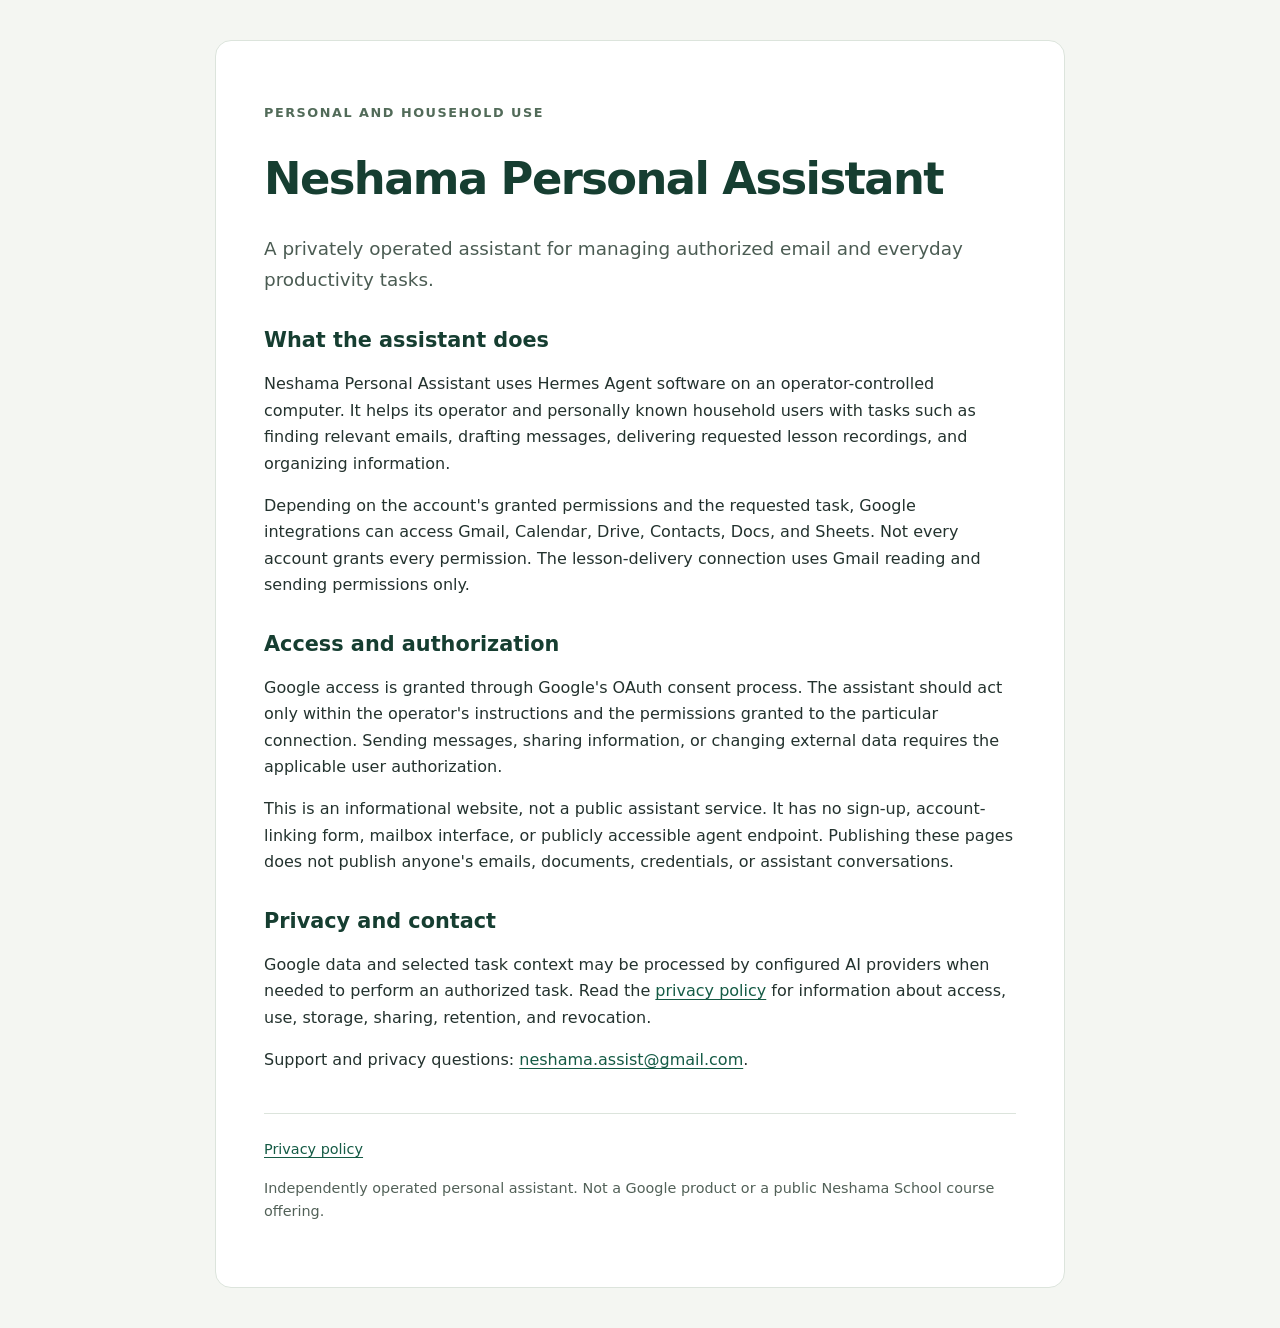
<file: index.html>
<!doctype html>
<html lang="en">
<head>
<meta charset="utf-8">
<meta name="viewport" content="width=device-width, initial-scale=1">
<meta name="description" content="Information about Neshama Personal Assistant, a privately operated AI-assisted productivity tool for personal and household use.">
<title>Neshama Personal Assistant</title>
<link rel="stylesheet" href="style.css">
</head>
<body>
<main>
<p class="eyebrow">Personal and household use</p>
<h1>Neshama Personal Assistant</h1>
<p class="lead">A privately operated assistant for managing authorized email and everyday productivity tasks.</p>
<section aria-labelledby="purpose">
<h2 id="purpose">What the assistant does</h2>
<p>Neshama Personal Assistant uses Hermes Agent software on an operator-controlled computer. It helps its operator and personally known household users with tasks such as finding relevant emails, drafting messages, delivering requested lesson recordings, and organizing information.</p>
<p>Depending on the account's granted permissions and the requested task, Google integrations can access Gmail, Calendar, Drive, Contacts, Docs, and Sheets. Not every account grants every permission. The lesson-delivery connection uses Gmail reading and sending permissions only.</p>
</section>
<section aria-labelledby="access">
<h2 id="access">Access and authorization</h2>
<p>Google access is granted through Google's OAuth consent process. The assistant should act only within the operator's instructions and the permissions granted to the particular connection. Sending messages, sharing information, or changing external data requires the applicable user authorization.</p>
<p>This is an informational website, not a public assistant service. It has no sign-up, account-linking form, mailbox interface, or publicly accessible agent endpoint. Publishing these pages does not publish anyone's emails, documents, credentials, or assistant conversations.</p>
</section>
<section aria-labelledby="privacy">
<h2 id="privacy">Privacy and contact</h2>
<p>Google data and selected task context may be processed by configured AI providers when needed to perform an authorized task. Read the <a href="privacy.html">privacy policy</a> for information about access, use, storage, sharing, retention, and revocation.</p>
<p>Support and privacy questions: <a href="mailto:neshama.assist@gmail.com">neshama.assist@gmail.com</a>.</p>
</section>
<footer><a href="privacy.html">Privacy policy</a><p>Independently operated personal assistant. Not a Google product or a public Neshama School course offering.</p></footer>
</main>
</body>
</html>
</file>
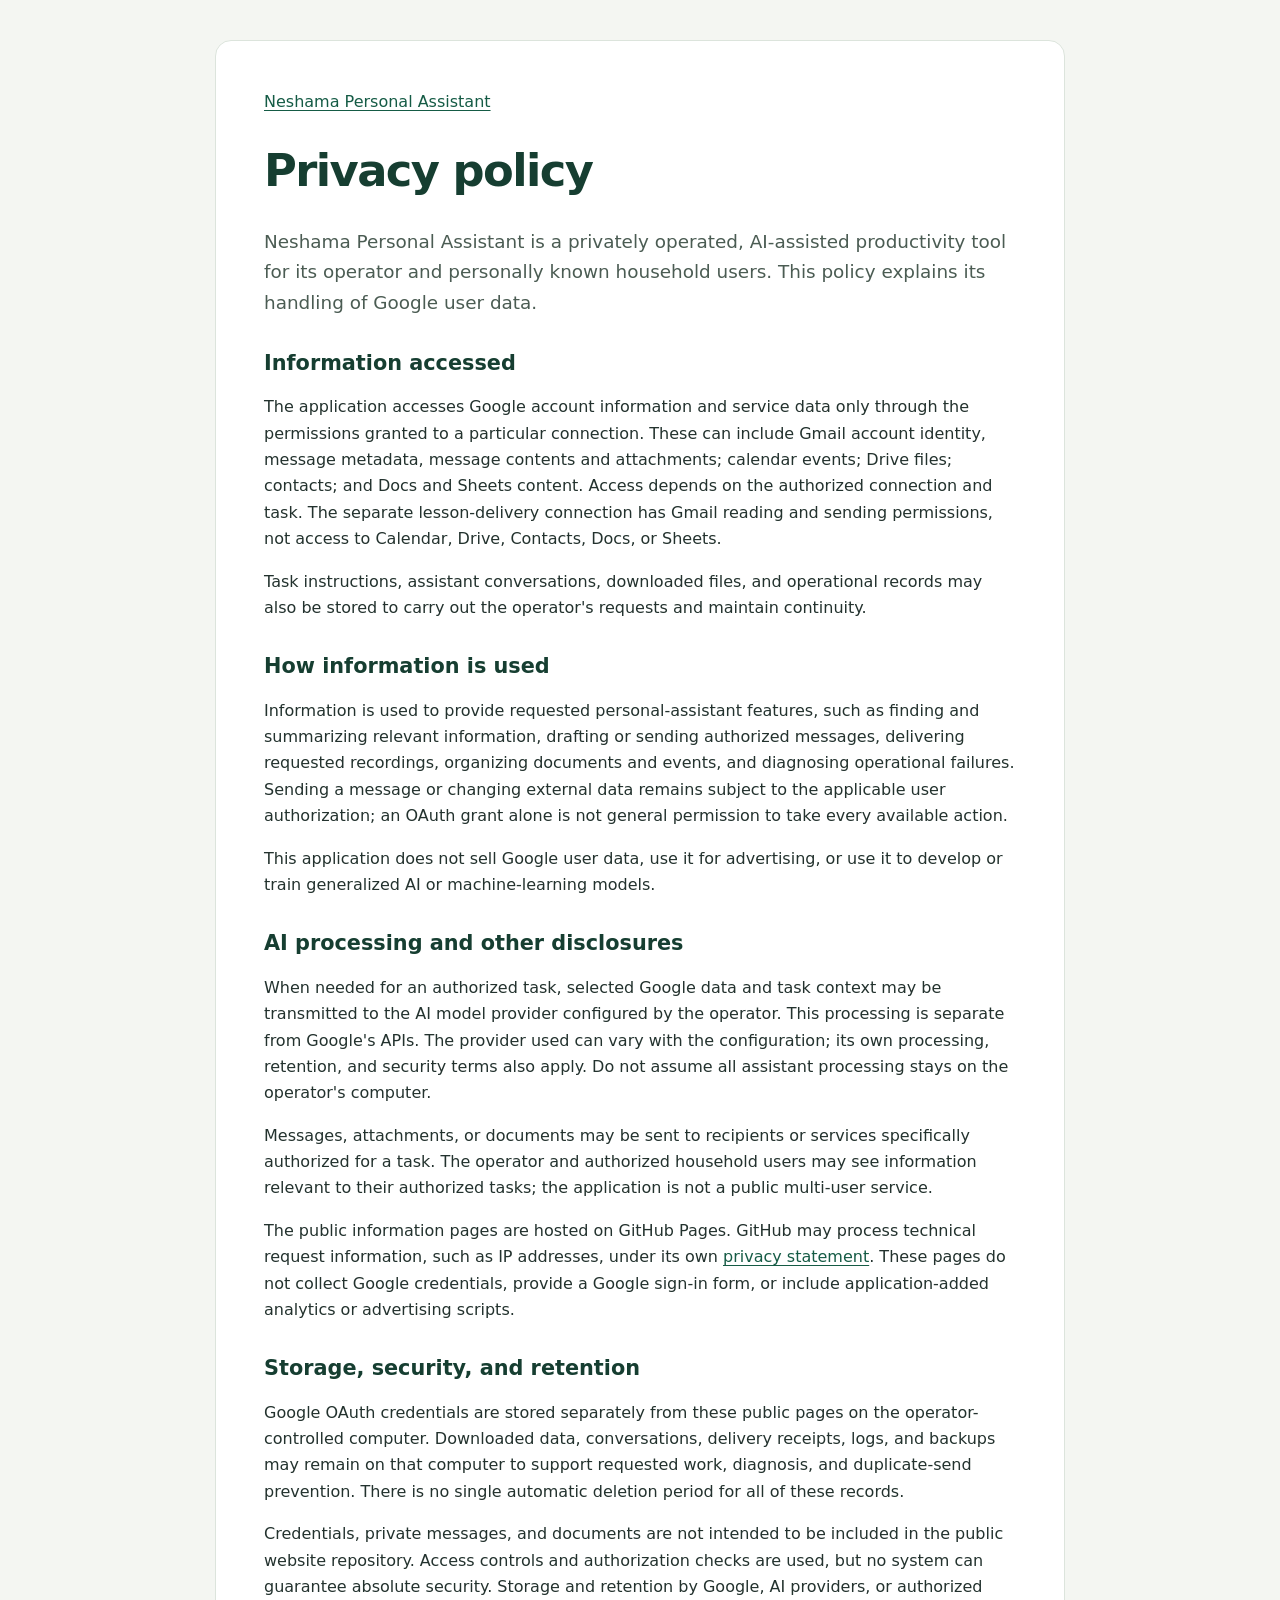
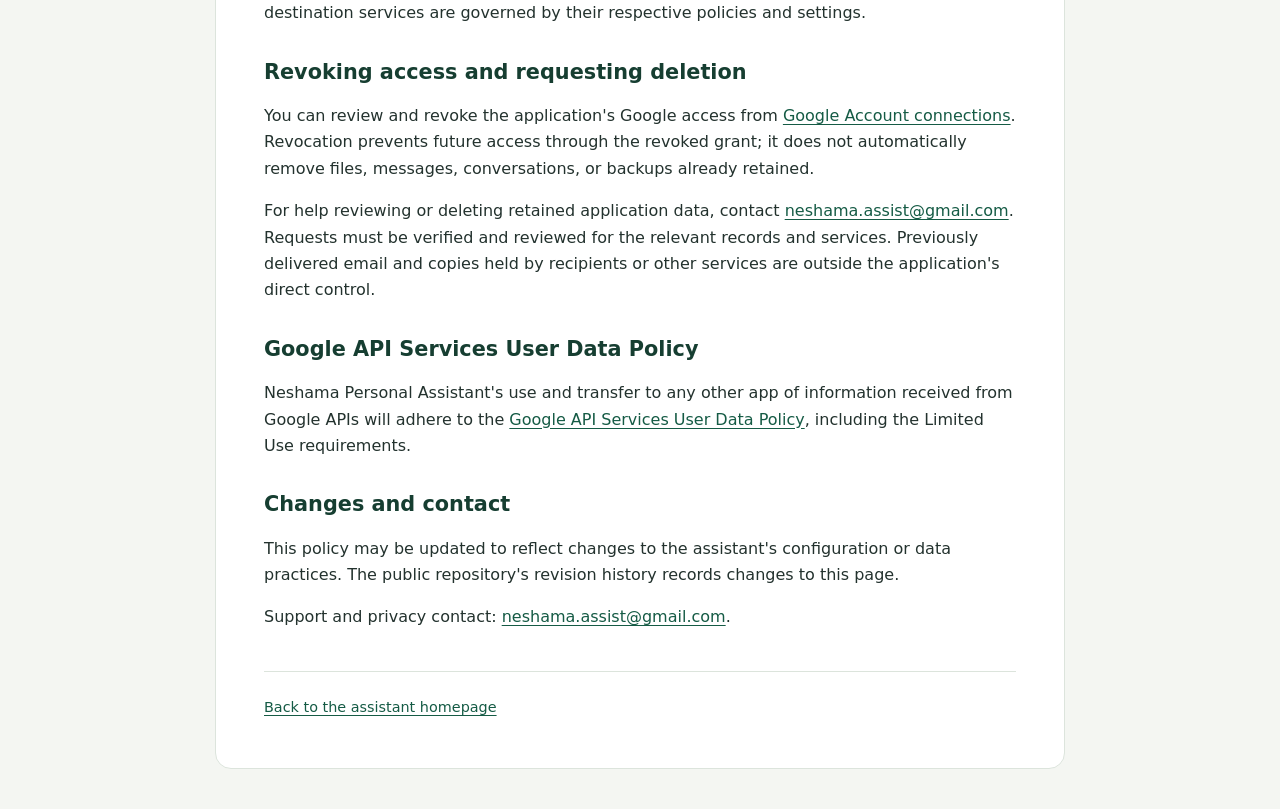
<file: privacy.html>
<!doctype html>
<html lang="en">
<head>
<meta charset="utf-8">
<meta name="viewport" content="width=device-width, initial-scale=1">
<meta name="description" content="Privacy policy for Neshama Personal Assistant and its authorized Google integrations.">
<title>Privacy policy — Neshama Personal Assistant</title>
<link rel="stylesheet" href="style.css">
</head>
<body>
<main>
<nav aria-label="Main"><a href="index.html">Neshama Personal Assistant</a></nav>
<h1>Privacy policy</h1>
<p class="lead">Neshama Personal Assistant is a privately operated, AI-assisted productivity tool for its operator and personally known household users. This policy explains its handling of Google user data.</p>
<section>
<h2>Information accessed</h2>
<p>The application accesses Google account information and service data only through the permissions granted to a particular connection. These can include Gmail account identity, message metadata, message contents and attachments; calendar events; Drive files; contacts; and Docs and Sheets content. Access depends on the authorized connection and task. The separate lesson-delivery connection has Gmail reading and sending permissions, not access to Calendar, Drive, Contacts, Docs, or Sheets.</p>
<p>Task instructions, assistant conversations, downloaded files, and operational records may also be stored to carry out the operator's requests and maintain continuity.</p>
</section>
<section>
<h2>How information is used</h2>
<p>Information is used to provide requested personal-assistant features, such as finding and summarizing relevant information, drafting or sending authorized messages, delivering requested recordings, organizing documents and events, and diagnosing operational failures. Sending a message or changing external data remains subject to the applicable user authorization; an OAuth grant alone is not general permission to take every available action.</p>
<p>This application does not sell Google user data, use it for advertising, or use it to develop or train generalized AI or machine-learning models.</p>
</section>
<section>
<h2>AI processing and other disclosures</h2>
<p>When needed for an authorized task, selected Google data and task context may be transmitted to the AI model provider configured by the operator. This processing is separate from Google's APIs. The provider used can vary with the configuration; its own processing, retention, and security terms also apply. Do not assume all assistant processing stays on the operator's computer.</p>
<p>Messages, attachments, or documents may be sent to recipients or services specifically authorized for a task. The operator and authorized household users may see information relevant to their authorized tasks; the application is not a public multi-user service.</p>
<p>The public information pages are hosted on GitHub Pages. GitHub may process technical request information, such as IP addresses, under its own <a href="https://docs.github.com/en/site-policy/privacy-policies/github-general-privacy-statement">privacy statement</a>. These pages do not collect Google credentials, provide a Google sign-in form, or include application-added analytics or advertising scripts.</p>
</section>
<section>
<h2>Storage, security, and retention</h2>
<p>Google OAuth credentials are stored separately from these public pages on the operator-controlled computer. Downloaded data, conversations, delivery receipts, logs, and backups may remain on that computer to support requested work, diagnosis, and duplicate-send prevention. There is no single automatic deletion period for all of these records.</p>
<p>Credentials, private messages, and documents are not intended to be included in the public website repository. Access controls and authorization checks are used, but no system can guarantee absolute security. Storage and retention by Google, AI providers, or authorized destination services are governed by their respective policies and settings.</p>
</section>
<section>
<h2>Revoking access and requesting deletion</h2>
<p>You can review and revoke the application's Google access from <a href="https://myaccount.google.com/connections">Google Account connections</a>. Revocation prevents future access through the revoked grant; it does not automatically remove files, messages, conversations, or backups already retained.</p>
<p>For help reviewing or deleting retained application data, contact <a href="mailto:neshama.assist@gmail.com">neshama.assist@gmail.com</a>. Requests must be verified and reviewed for the relevant records and services. Previously delivered email and copies held by recipients or other services are outside the application's direct control.</p>
</section>
<section>
<h2>Google API Services User Data Policy</h2>
<p>Neshama Personal Assistant's use and transfer to any other app of information received from Google APIs will adhere to the <a href="https://developers.google.com/terms/api-services-user-data-policy">Google API Services User Data Policy</a>, including the Limited Use requirements.</p>
</section>
<section>
<h2>Changes and contact</h2>
<p>This policy may be updated to reflect changes to the assistant's configuration or data practices. The public repository's revision history records changes to this page.</p>
<p>Support and privacy contact: <a href="mailto:neshama.assist@gmail.com">neshama.assist@gmail.com</a>.</p>
</section>
<footer><a href="index.html">Back to the assistant homepage</a></footer>
</main>
</body>
</html>
</file>
<file: style.css>
:root { color-scheme: light; font-family: system-ui, -apple-system, BlinkMacSystemFont, "Segoe UI", sans-serif; line-height: 1.65; color: #23322e; background: #f4f6f2; }
* { box-sizing: border-box; }
body { margin: 0; }
main { max-width: 850px; margin: 40px auto; padding: 48px; background: white; border: 1px solid #dce4dc; border-radius: 16px; }
h1 { font-size: clamp(2rem, 5vw, 2.8rem); line-height: 1.15; letter-spacing: -0.035em; color: #163e31; }
h2 { font-size: 1.3rem; line-height: 1.3; color: #163e31; margin-top: 2rem; }
a { color: #155b45; text-underline-offset: 0.18em; overflow-wrap: anywhere; }
a:focus-visible { outline: 3px solid #c28e24; outline-offset: 4px; }
.lead { font-size: 1.15rem; color: #4b5c53; }
.eyebrow { font-size: 0.8rem; text-transform: uppercase; letter-spacing: 0.12em; font-weight: 650; color: #526b59; }
footer { margin-top: 2.5rem; padding-top: 1.5rem; border-top: 1px solid #dce4dc; font-size: 0.9rem; color: #526158; }
@media (max-width: 600px) { main { margin: 12px; padding: 24px; border-radius: 10px; } }
</file>
